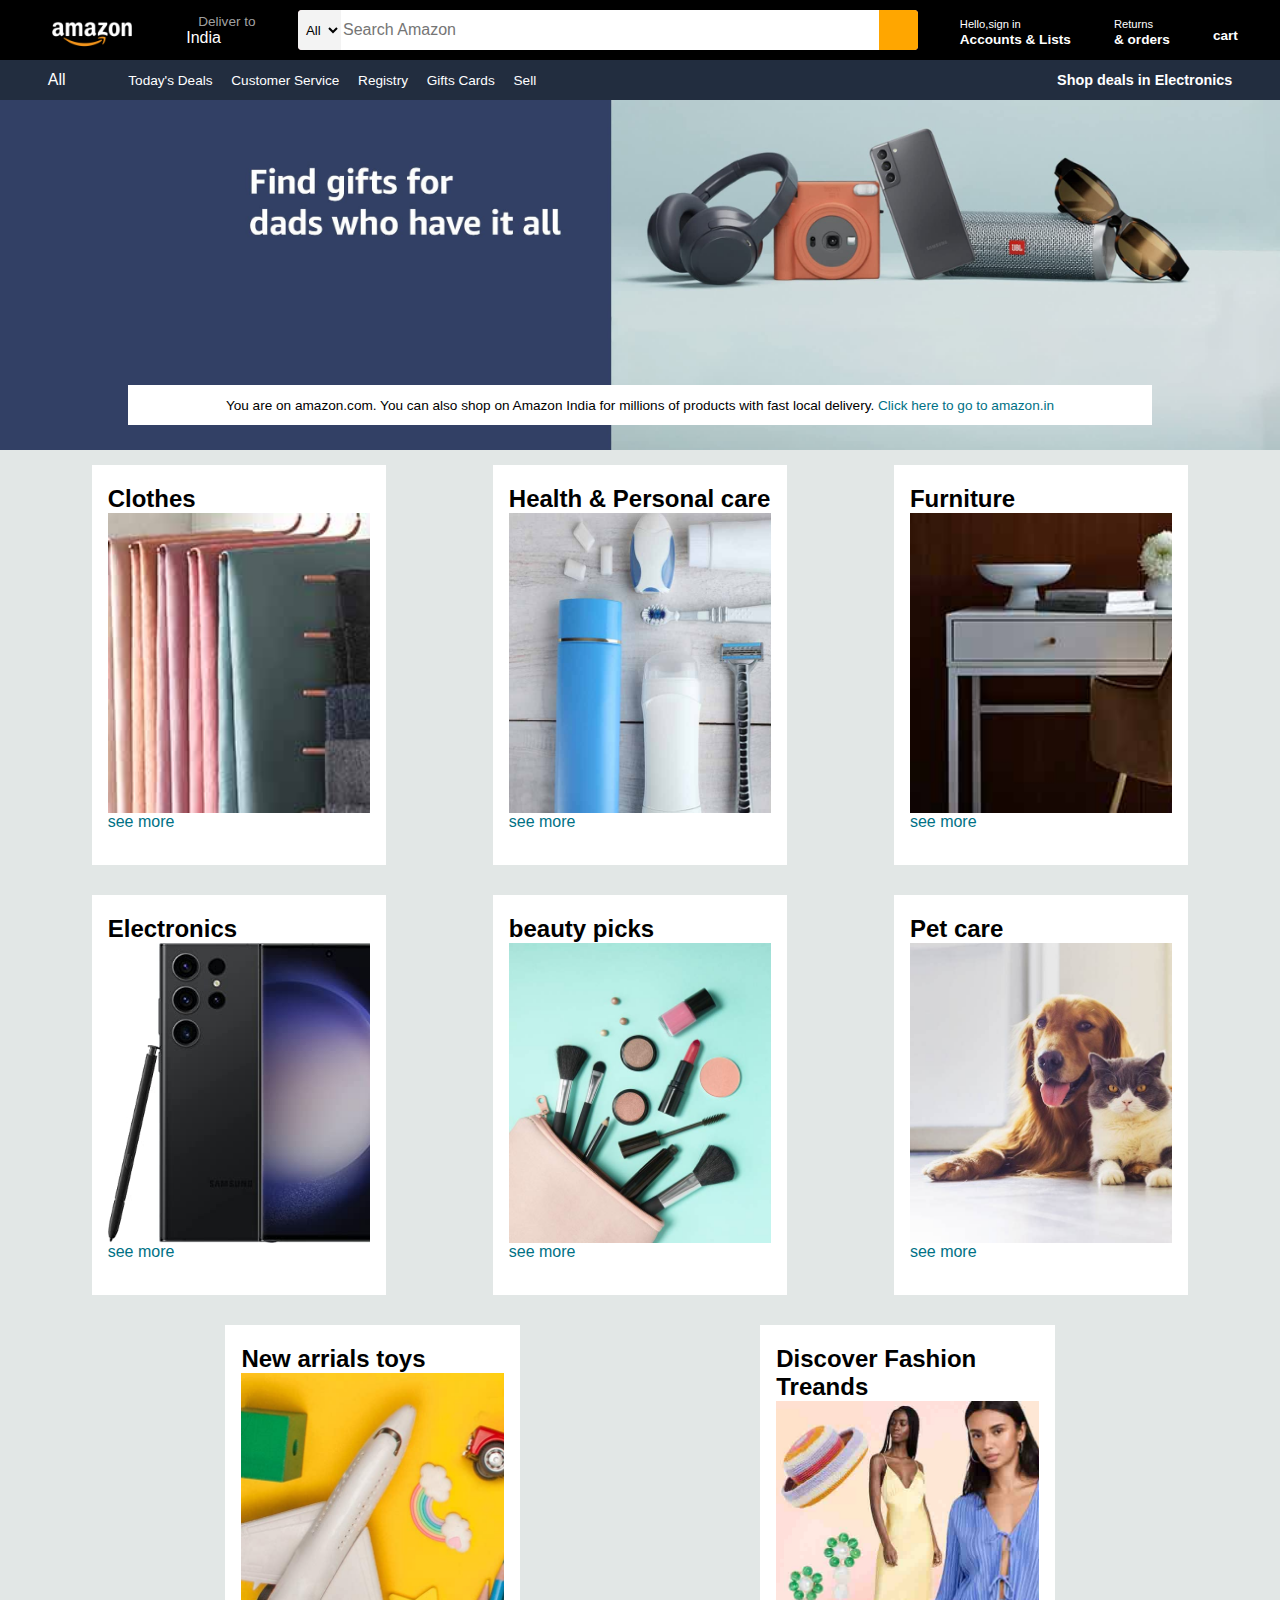
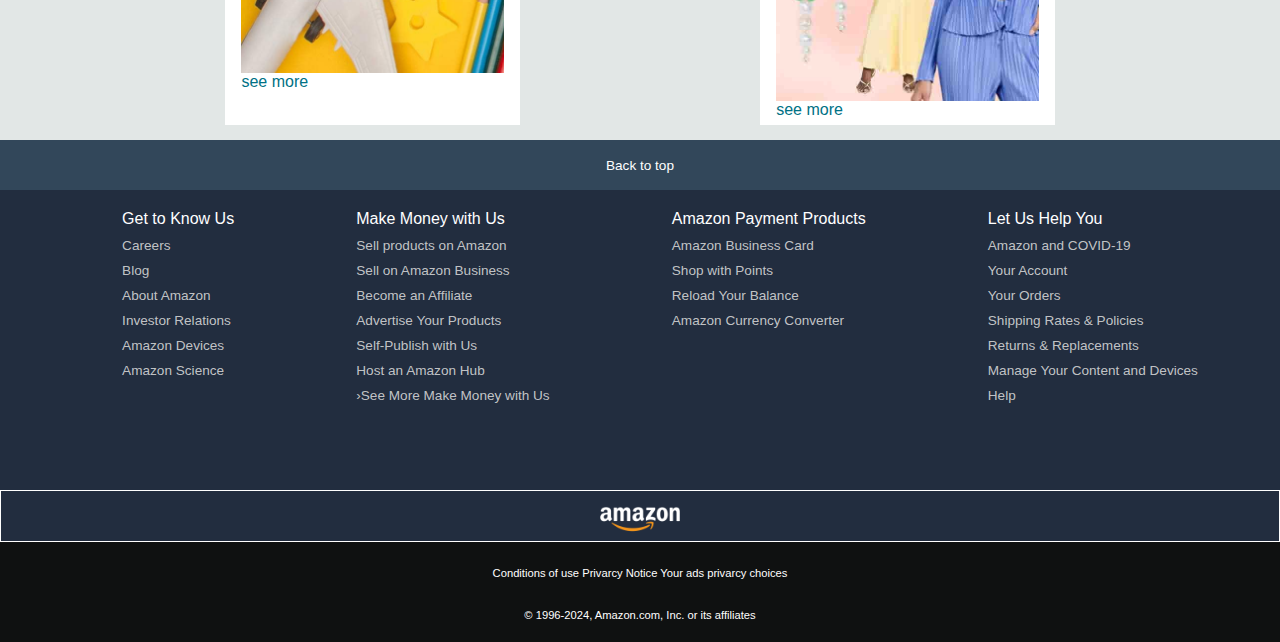
<file: Amazon Project/index.html>
<!DOCTYPE html>
<html lang="en">

<head>
    <meta charset="UTF-8">
    <meta name="viewport" content="width=device-width, initial-scale=1.0">
    <title>Amazon</title>
    <link rel="stylesheet" href="https://cdnjs.cloudflare.com/ajax/libs/font-awesome/6.6.0/css/all.min.css"
        integrity="sha512-Kc323vGBEqzTmouAECnVceyQqyqdsSiqLQISBL29aUW4U/M7pSPA/gEUZQqv1cwx4OnYxTxve5UMg5GT6L4JJg=="
        crossorigin="anonymous" referrerpolicy="no-referrer" />
    <link rel="stylesheet" href="style.css">
</head>

<body>
    <header>
        <div class="navbar">
            <div class="nav-logo border">
                <div class="logo">

                </div>
            </div>
            <div class="nav-address border">
                <p class="add-first">Deliver to</p>
                <div class="add-icon">
                    <i class="fa-solid fa-location-dot"></i>
                    <p class="add-second">India</p>
                </div>
            </div>

            <div class="nav-search">
                <select class="search-select">
                    <option>All</option>
                </select>
                <input placeholder="Search Amazon" class="search-input">
                <div class="search-icon">
                    <i class="fa-solid fa-magnifying-glass"></i>
                </div>
            </div>
            <div class="nav-singin border">
                <p><span>Hello,sign in</span></p>
                <P class="nav-second"> Accounts & Lists</P>
            </div>

            <div class="nav-return border">
                <p><span>Returns</span></p>
                <P class="nav-second"> & orders</P>
            </div>

            <div class="nav-cart border">
                <i class="fa-solid fa-cart-shopping"></i>
                cart
            </div>
        </div>

        <div class="panel">
            <div class="panel-all">
                <i class="fa-solid fa-bars"></i>
                All
            </div>
            <div class="panel-option">
                <p>Today's Deals</p>
                <p>Customer Service</p>
                <p>Registry</p>
                <p>Gifts Cards</p>
                <p>Sell</p>
            </div>
            <div class="panel-deals">
                Shop deals in Electronics
            </div>
        </div>
    </header>

    <div class="hero-section">
        <div class="hero-msg">
            <p> You are on amazon.com. You can also shop on Amazon India for millions of products with fast local
                delivery. <a>Click here to go to amazon.in</a></p>
        </div>
    </div>

    <div class="shop-section">
        <div class="box1 box">
            <div class="box-content">
                <h2>Clothes</h2>
                <div class="box-img" style="background-image: url('box1_image.jpg');"></div>
                <p>see more</p>
            </div>
        </div>
        <div class="box2 box">
            <div class="box-content">
                <h2> Health & Personal care</h2>
                <div class="box-img" style="background-image: url('box2_image.jpg');"></div>
                <p>see more</p>
            </div>
        </div>
        <div class="box3 box">
            <div class="box-content">
                <h2>Furniture</h2>
                <div class="box-img" style="background-image: url('box3_image.jpg');"></div>
                <p>see more</p>
            </div>
        </div>
        <div class="box4 box">
            <div class="box-content">
                <h2>Electronics</h2>
                <div class="box-img" style="background-image: url('box4_image.jpg');"></div>
                <p>see more</p>
            </div>
        </div>
        <div class="box1 box">
            <div class="box-content">
                <h2>beauty picks</h2>
                <div class="box-img" style="background-image: url('box5_image.jpg');"></div>
                <p>see more</p>
            </div>
        </div>
        <div class="box2 box">
            <div class="box-content">
                <h2>Pet care</h2>
                <div class="box-img" style="background-image: url('box6_image.jpg');"></div>
                <p>see more</p>
            </div>
        </div>
        <div class="box3 box">
            <div class="box-content">
                <h2>New arrials toys</h2>
                <div class="box-img" style="background-image: url('box7_image.jpg');"></div>
                <p>see more</p>
            </div>
        </div>
        <div class="box4 box">
            <div class="box-content">
                <h2>Discover Fashion Treands</h2>
                <div class="box-img" style="background-image: url('box8_image.jpg');"></div>
                <p>see more</p>
            </div>
        </div>
    </div>

    <footer>
        <div class="foot-panel1">
            Back to top
        </div>

        <div class="foot-panel2">
            <ul>
                <p>Get to Know Us</p>
                <a> Careers</a>
                <a>Blog</a>
                <a>About Amazon</a>
                <a>Investor Relations</a>
                <a>Amazon Devices</a>
                <a>Amazon Science</a>
            </ul>
            <ul>
                <P>Make Money with Us</P>
                <a>Sell products on Amazon</a>
                <a>Sell on Amazon Business</a>
                <a>Become an Affiliate</a>
                <a>Advertise Your Products</a>
                <a>Self-Publish with Us</a>
                <a>Host an Amazon Hub</a>
                <a>›See More Make Money with Us</a>
            </ul>
            <ul>
                <p>Amazon Payment Products</p>
                <a>Amazon Business Card</a>
                <a>Shop with Points</a>
                <a>Reload Your Balance</a>
                <a>Amazon Currency Converter</a>
            </ul>
            <ul>
                <p>Let Us Help You</p>
                <a>Amazon and COVID-19</a>
                <a>Your Account</a>
                <a>Your Orders</a>
                <a>Shipping Rates & Policies</a>
                <a>Returns & Replacements</a>
                <a>Manage Your Content and Devices</a>
                <a>Help</a>
            </ul>

        </div>

        <div class="foot-panel3">
            <div class="logo"></div>
        </div>

        <div class="foot-panel4">
            <div class="pages">
                <a>Conditions of use</a>
                <a>Privarcy Notice</a>
                <a>Your ads privarcy choices</a>
            </div>
            <div class="copy-right">
                © 1996-2024, Amazon.com, Inc. or its affiliates
            </div>
        </div>
    </footer>
</body>

</html>
</file>
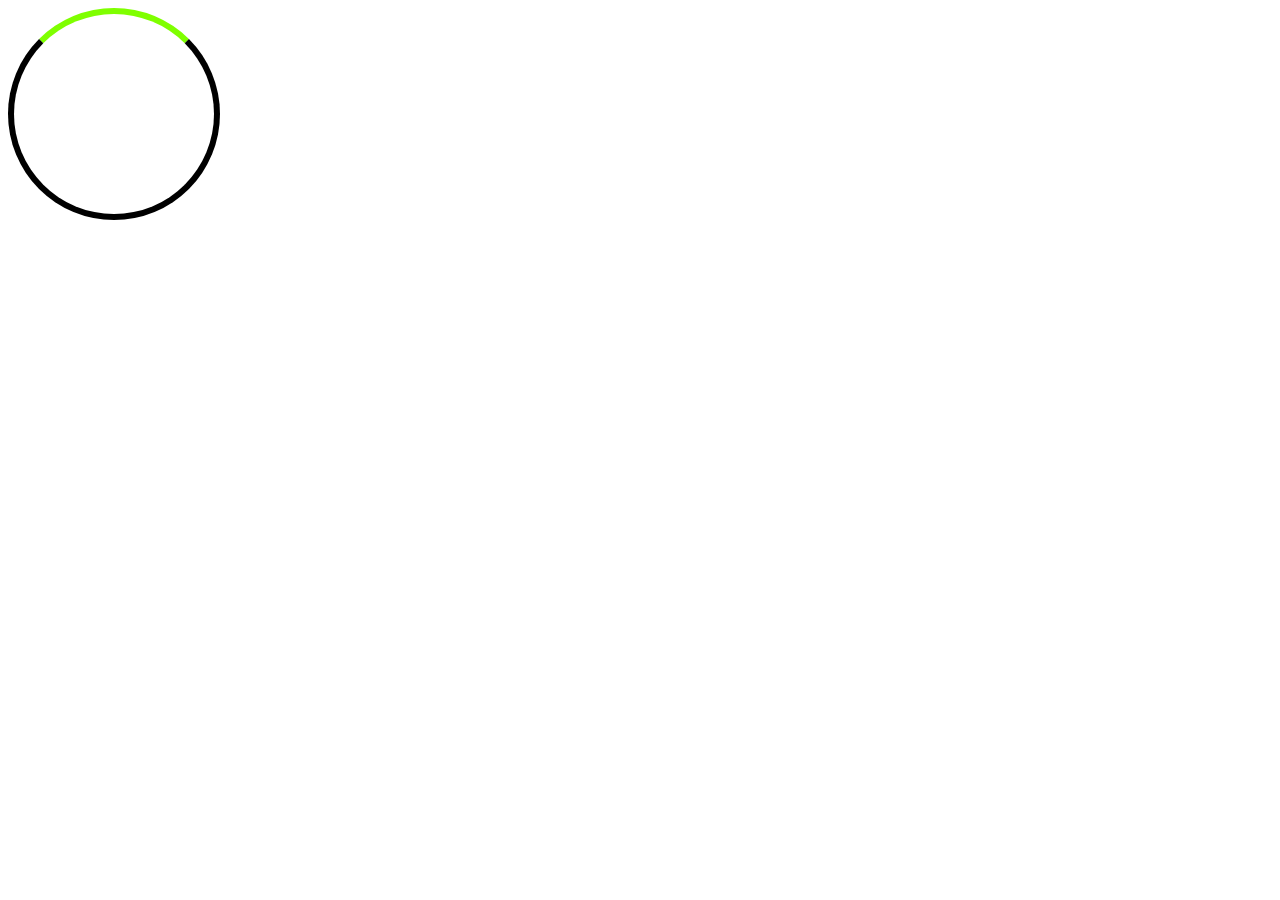
<file: BOOKMARKS MANGER/index.html>
<!DOCTYPE html>
<html lang="en">
<head>
    <meta charset="UTF-8">
    <meta name="viewport" content="width=device-width, initial-scale=1.0">
    <title>css-level-4</title>
    <link rel="stylesheet" href="style.css">
</head>
<body>
 <div id="loader"></div> 
</body>
</html>
</file>
<file: Amazon Project/style.css>
*{
    margin: 0px;
    font-family: Arial, Helvetica, sans-serif;
    box-sizing: border-box;

}
.navbar{
    height: 60px;
    background-color: black;
    color: white;
    display:flex;
    align-items:center ;
    justify-content: space-evenly;
}

.nav-logo{
    height: 50px;
    width:100px;
}

.logo{
    background-image: url("amazon_logo.png");
    background-size: cover;
    height: 50px;
    width:100px;
}

.border{
    border: 1.5px solid transparent;
}

.border:hover{
    border: 1.5px solid white;
}

/* box2 */

.add-first{
    color: #cccc;
    font-size: 0.85rem;
    margin-left: 15px;

}
.add-second{
    font-size: 1rem;
    margin-left: 3px;
}
.add-icon{
    display: flex;
    align-items: center;
}
/* box3 */
.nav-search{
    display: flex;
    justify-content: space-evenly;
    background-color: pink;
    width: 620px;
    height: 40px;
    border-radius: 4px;

}

.search-select{
    background-color: #f3f3f3;
    width: 50px;
    text-align: center;
    border-top-left-radius: 4px;
    border-bottom-left-radius: 4px;
    border: none;
}
.search-input{
    width: 100%;
    font-size: 1rem;
    border: none;

}
.search-icon{
    width:45px;
    display: flex;
    justify-content: center;
    align-items: center;
    font-size: 1.2rem;
    background-color: rgb(255, 166, 0);
    border-top-right-radius:4px ;
    border-bottom-right-radius: 4px;
    color: black;
}
.nav-search:hover{
    border:2px solid orange;

}
/* box4 */
span{
    font-size: 0.7rem;
}
.nav-second{
    font-size: 0.85rem;
    font-weight: 700;
}
/* box6 */
.nav-cart i{
    font-size: 30px;

}
.nav-cart{
    font-size: 0.85rem;
    font-weight: 700;
}

/* panel */

.panel{
    height: 40px;
    background-color: #222d3f;
    display: flex;
    color: white;
    justify-content: space-evenly;
    align-items: center;
}
.panel-option p{
    display: inline;
    margin-left: 15px;
}

.panel-option{
    width:70%;
    font-size: 0.85rem;
    
}
.panel-deals{
    font-size: 0.9rem;
    font-weight: 700;
}
/* hero-section */
.hero-section{
    background-image: url("hero_image.jpg");
    height: 350px;
    background-size: cover;
    display: flex;
    justify-content: center;
    align-items: flex-end;
}
.hero-msg{
    background-color: white;
    color: black;
    height: 40px;
    display: flex;
    align-items: center;
    justify-content: center;
    font-size: 0.85rem;
    width: 80%;
    margin-bottom: 25px;
}
.hero-msg a{
    color: #007185;
}
 /* shop-section */

 .shop-section{
    display: flex;
    flex-wrap: wrap;
    justify-content: space-evenly;
    background-color: #e2e7e6;
 }
 .box{
    height: 400px;
    /* border:2px solid black; */
    width: 23%;
    background-color: white;
    padding: 20px 0px 15px;
    margin: 15px;
 }

 .box-img{
    height: 300px;
    background-size: cover;
    background-repeat: no-repeat;

 }
 .box-content{
    margin-left:1rem ;
    margin-right: 1rem;
 }
 .box-content p{
    color: #007185;
 }
.footer{
    margin-top: 15px;
}
.foot-panel1{
    background-color: #32475a;
    color: white;
    height: 50px;
    display: flex;
    justify-content: center;
    align-items: center;
    font-size: 0.85rem;
}
.foot-panel2{
    background-color: #222d3f;
    color: white;
    height: 300px;
    display: flex;
    justify-content: space-evenly;
}

ul{
    margin-top: 20px;
}
ul a{
    display: block;
    font-size: 0.85rem;
    margin-top: 10px;
    color: #dddd;
}

.foot-panel3{
    background-color: #222d3f;
    color: white;
    border: 0.5px solid white;
    display: flex;
    justify-content: center;
    align-items: center;

}
.foot-panel4{
    background-color: #0f1111;
    color: white;
    height: 100px;
    font-size: 0.7rem;
    text-align: center;
    /* display: flex;
    justify-content: center; */
}
.pages{
    
    padding: 25px;
}
.copy-right{
    padding: 5px;
}
</file>
<file: BOOKMARKS MANGER/style.css>
#loader{
    height: 200px;
    width: 200px;
    border-radius: 190px;
    border: 6px solid black;
    border-top:6px solid chartreuse ;
    animation: spinanimate 3s ease-in infinite normal;
}

@keyframes spinanimate{
    from{
        transform: rotate(0deg);
    }
    to{
        transform: rotate(360deg);
    }
}
</file>
